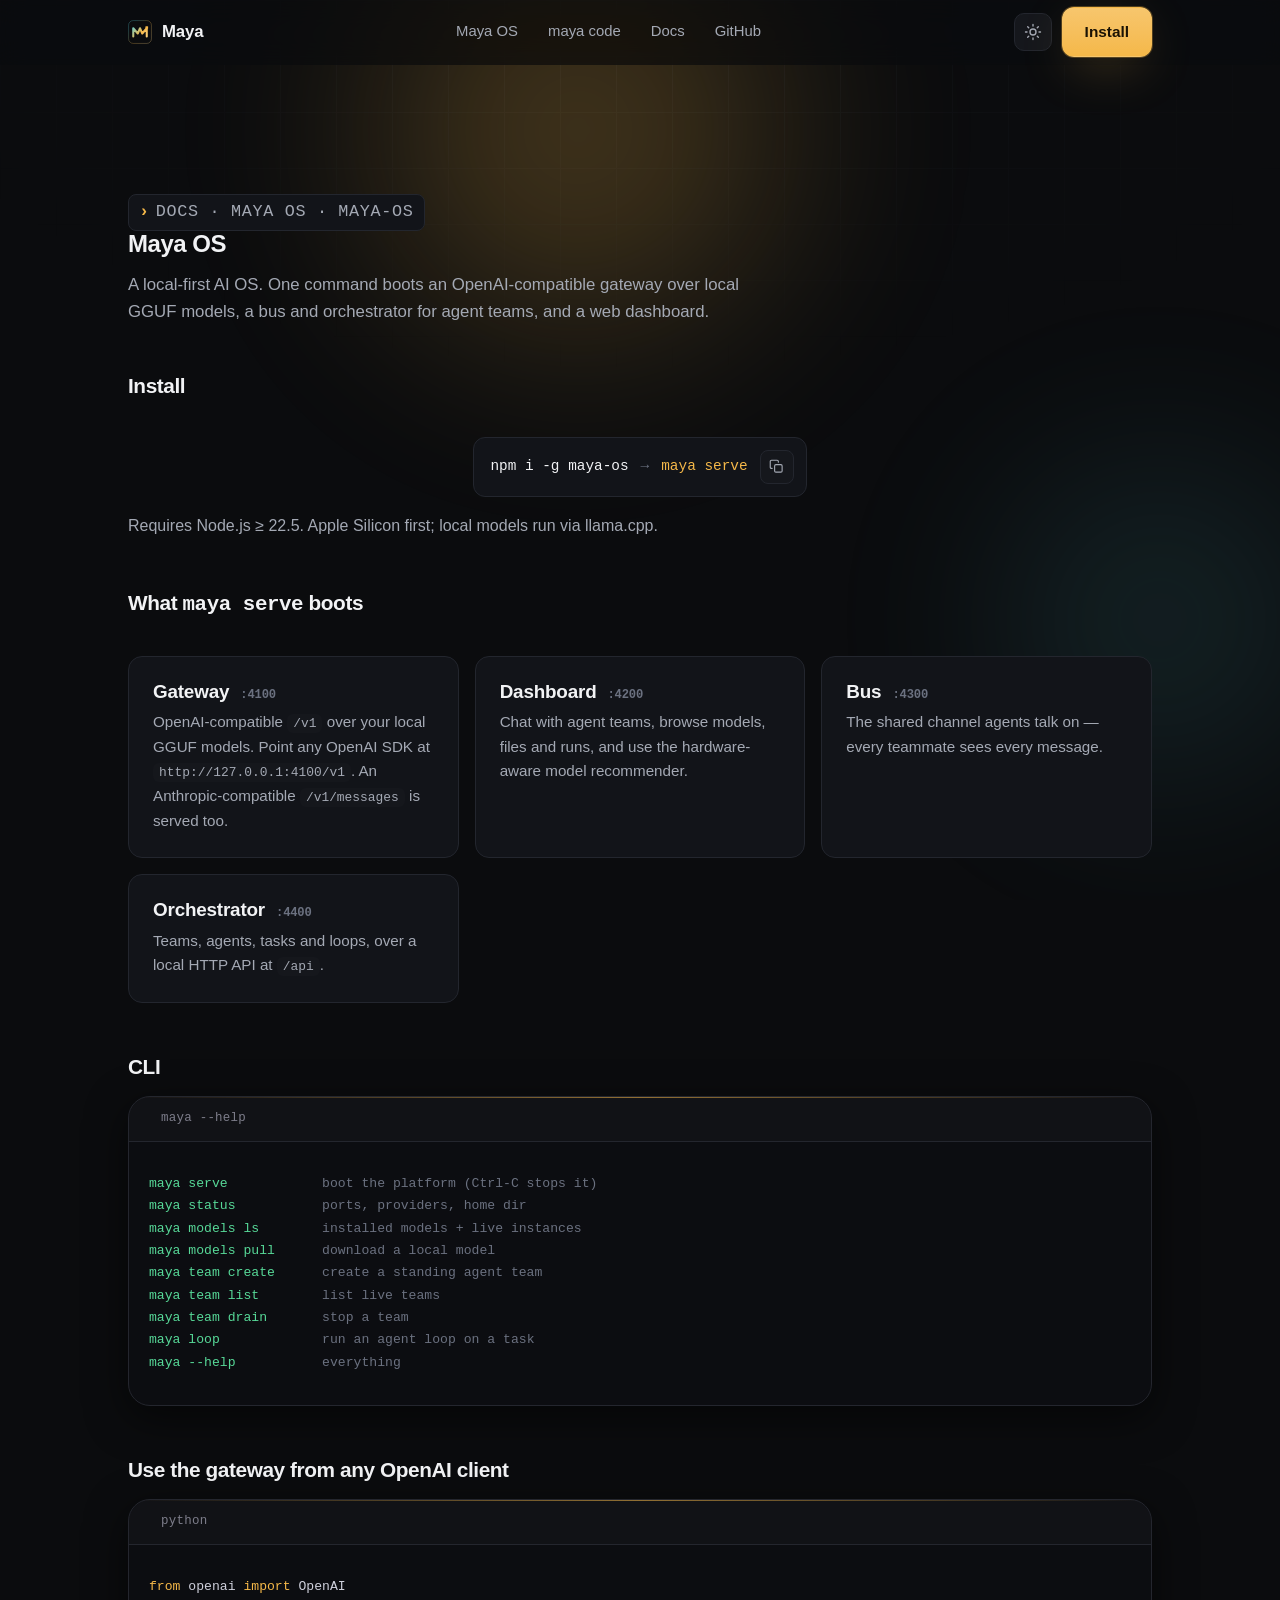
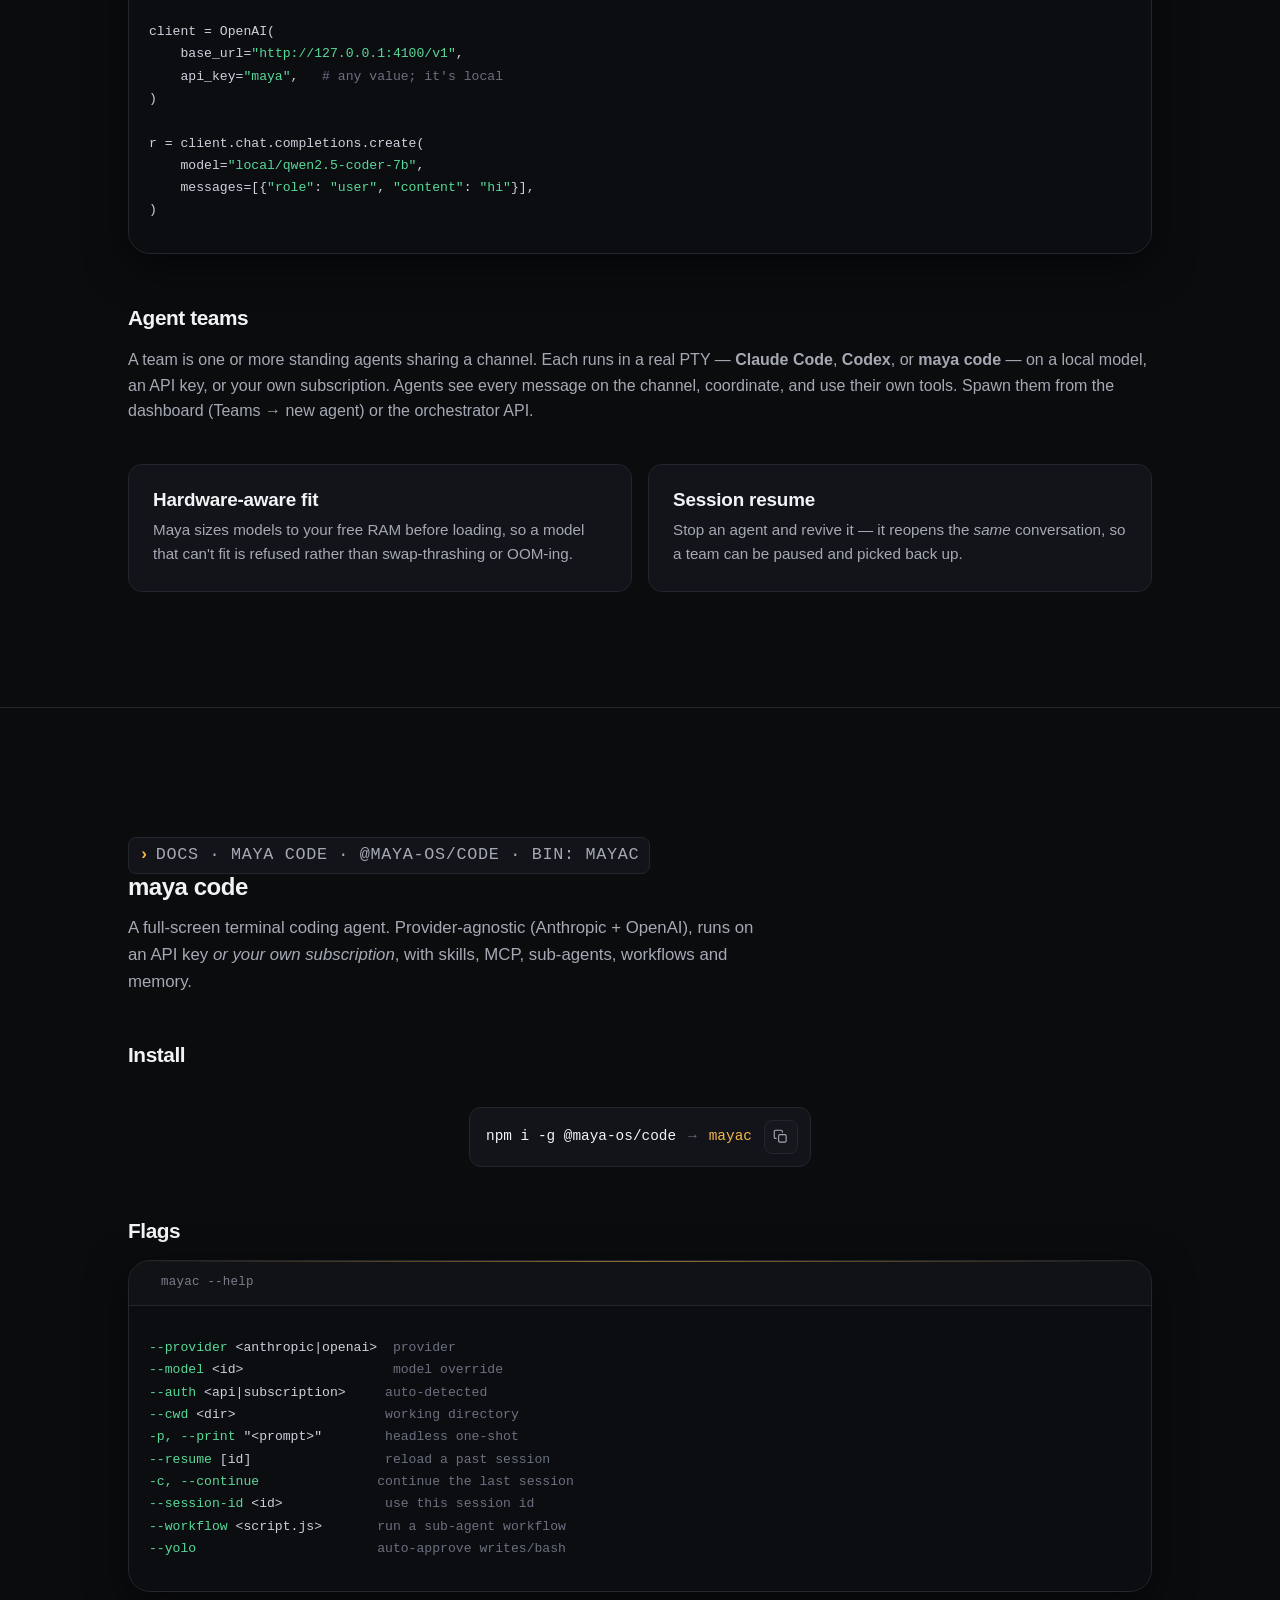
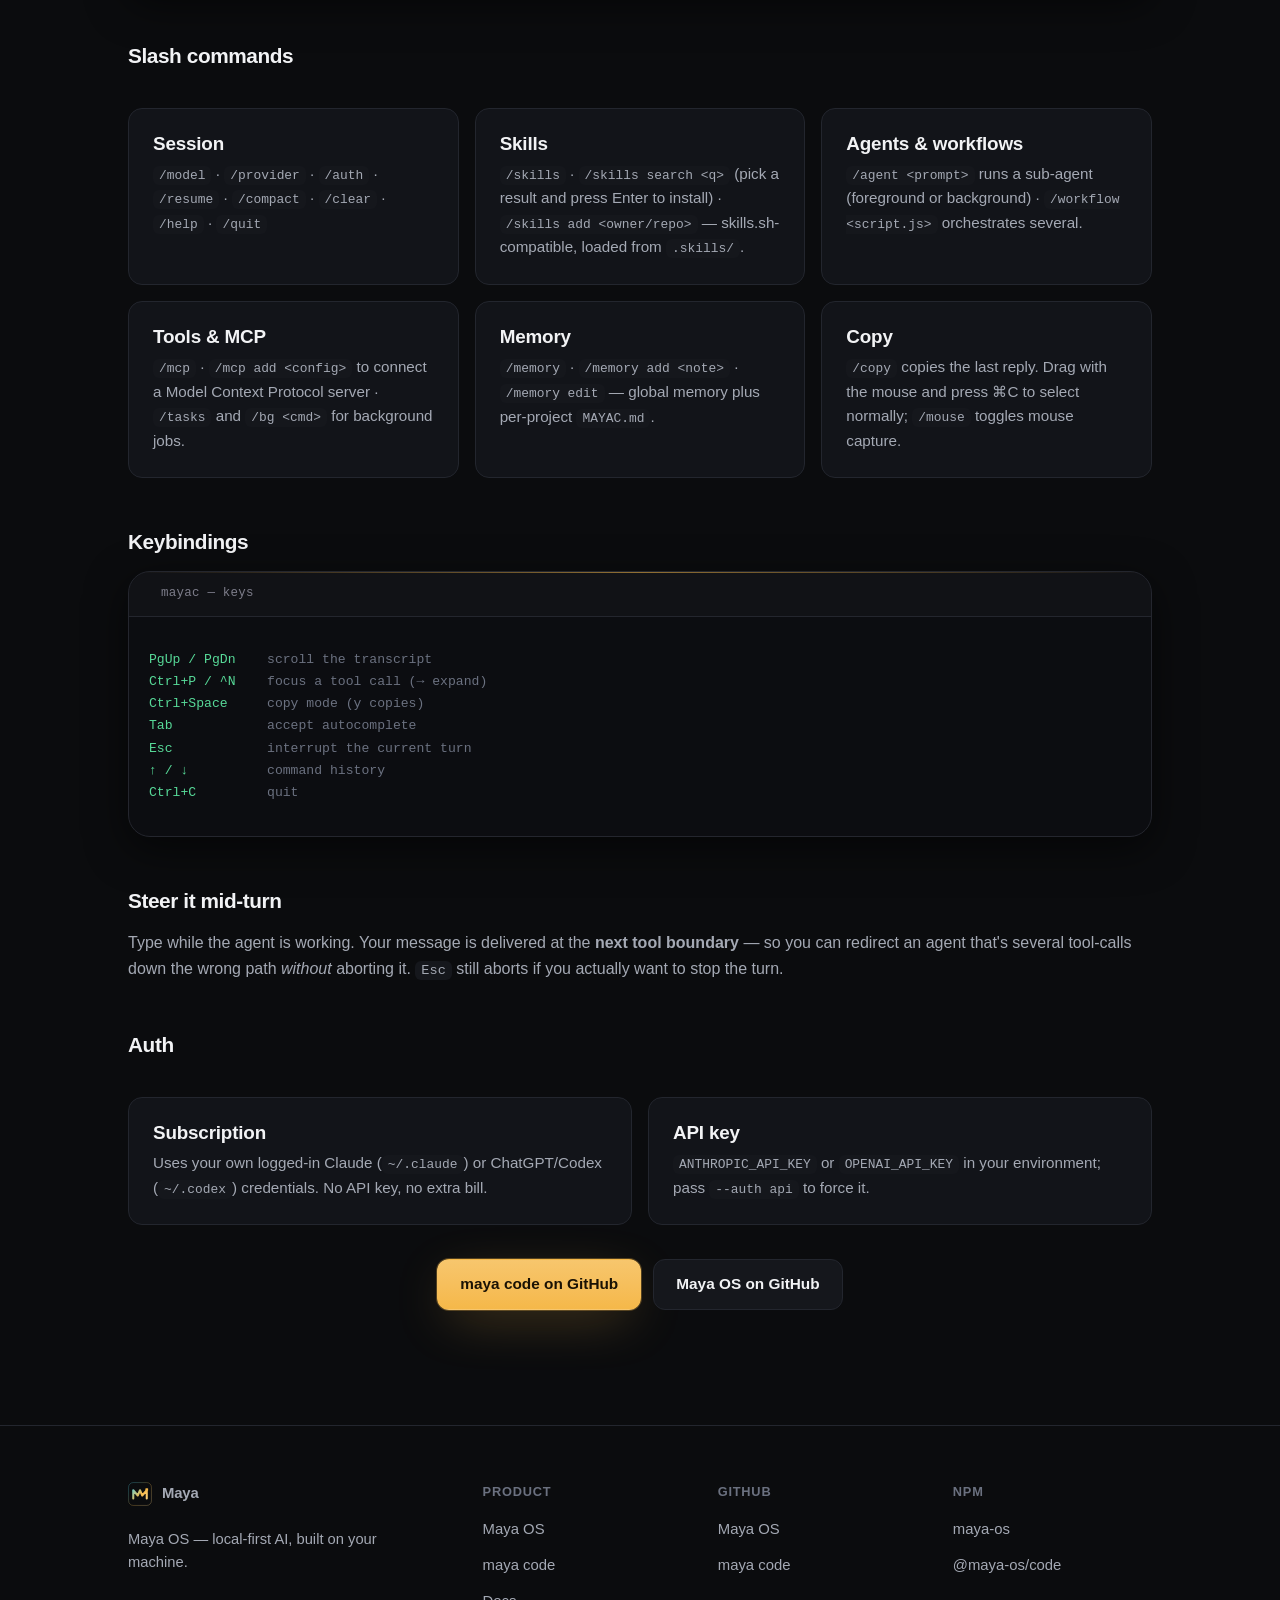
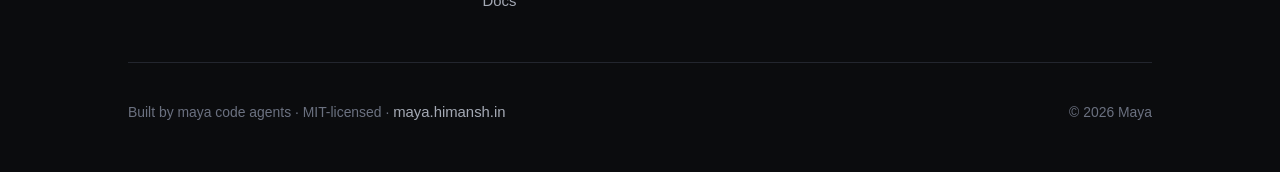
<file: docs.html>
<!doctype html>
<html lang="en">
<head>
<meta charset="utf-8" />
<meta name="viewport" content="width=device-width, initial-scale=1" />

<title>Docs — Maya OS &amp; maya code</title>
<meta name="description" content="Documentation for Maya OS (maya serve) and maya code (mayac): install, commands, flags, slash commands, keybindings, agent teams, skills, MCP and workflows." />
<meta name="theme-color" content="#0b0c0e" media="(prefers-color-scheme: dark)" />
<meta name="theme-color" content="#ffffff" media="(prefers-color-scheme: light)" />
<meta name="color-scheme" content="dark light" />

<link rel="canonical" href="https://maya.himansh.in/docs" />
<link rel="icon" href="/favicon.svg" type="image/svg+xml" />
<link rel="icon" href="/favicon-32.png" sizes="32x32" type="image/png" />
<link rel="apple-touch-icon" href="/apple-touch-icon.png" />
<link rel="manifest" href="/site.webmanifest" />

<meta property="og:type" content="article" />
<meta property="og:site_name" content="Maya OS" />
<meta property="og:title" content="Docs — Maya OS &amp; maya code" />
<meta property="og:description" content="Install, commands, flags, slash commands and keybindings for Maya OS and maya code." />
<meta property="og:url" content="https://maya.himansh.in/docs" />
<meta property="og:image" content="https://maya.himansh.in/og-image.png" />
<meta name="twitter:card" content="summary_large_image" />
<meta name="twitter:title" content="Docs — Maya OS &amp; maya code" />
<meta name="twitter:image" content="https://maya.himansh.in/og-image.png" />

<link rel="stylesheet" href="/styles.css" />
</head>
<body>
<a class="skip-link" href="#docs-os">Skip to content</a>

<div class="bg-fx" aria-hidden="true"><div class="grid-lines"></div></div>

<header class="nav">
  <div class="nav-inner container">
    <a class="brand" href="/" aria-label="Maya — home">
      <img src="/favicon.svg" alt="" width="24" height="24" />
      <span>Maya</span>
    </a>
    <nav class="nav-links nav-desktop-only" aria-label="Primary">
      <a href="/#maya-os">Maya OS</a>
      <a href="/#maya-code">maya code</a>
      <a href="/docs">Docs</a>
      <a href="https://github.com/iamthehimansh/Maya-os" rel="noopener">GitHub</a>
    </nav>
    <div class="nav-right">
      <button id="theme-toggle" class="icon-btn theme-toggle" type="button" aria-label="Switch to light theme">
        <svg width="18" height="18" viewBox="0 0 24 24" fill="none" stroke="currentColor" stroke-width="1.8" stroke-linecap="round" aria-hidden="true">
          <circle cx="12" cy="12" r="4" /><path d="M12 2v2M12 20v2M2 12h2M20 12h2M4.9 4.9l1.4 1.4M17.7 17.7l1.4 1.4M19.1 4.9l-1.4 1.4M6.3 17.7l-1.4 1.4" />
        </svg>
      </button>
      <a class="btn btn-primary nav-cta" href="/#get-started">Install</a>
    </div>
  </div>
</header>

<main>

  <!-- ── Maya OS docs ──────────────────────────────────────────────── -->
  <section class="product" id="docs-os">
    <div class="container wrap">
      <div class="section-head">
        <p class="eyebrow product-tag">Docs · Maya OS · maya-os</p>
        <h1>Maya OS</h1>
        <p class="lead">
          A local-first AI OS. One command boots an OpenAI-compatible gateway over local
          GGUF models, a bus and orchestrator for agent teams, and a web dashboard.
        </p>
      </div>

      <h2>Install</h2>
      <div class="installs">
        <div class="copy-cmd">
          <code>npm i -g maya-os</code>
          <span class="arrow" aria-hidden="true">→</span>
          <code class="run">maya serve</code>
          <button class="copy-btn" type="button" data-copy="npm i -g maya-os" aria-label="Copy install command">
            <svg viewBox="0 0 24 24" fill="none" stroke="currentColor" stroke-width="1.8" stroke-linecap="round" stroke-linejoin="round" aria-hidden="true"><rect x="9" y="9" width="12" height="12" rx="2"/><path d="M5 15H4a2 2 0 0 1-2-2V4a2 2 0 0 1 2-2h9a2 2 0 0 1 2 2v1"/></svg>
          </button>
        </div>
      </div>
      <p class="lead">Requires Node.js ≥ 22.5. Apple Silicon first; local models run via llama.cpp.</p>

      <h2>What <code>maya serve</code> boots</h2>
      <div class="feature-grid">
        <article class="card">
          <h3>Gateway <span class="meta">:4100</span></h3>
          <p>OpenAI-compatible <code>/v1</code> over your local GGUF models. Point any OpenAI SDK at <code>http://127.0.0.1:4100/v1</code>. An Anthropic-compatible <code>/v1/messages</code> is served too.</p>
        </article>
        <article class="card">
          <h3>Dashboard <span class="meta">:4200</span></h3>
          <p>Chat with agent teams, browse models, files and runs, and use the hardware-aware model recommender.</p>
        </article>
        <article class="card">
          <h3>Bus <span class="meta">:4300</span></h3>
          <p>The shared channel agents talk on — every teammate sees every message.</p>
        </article>
        <article class="card">
          <h3>Orchestrator <span class="meta">:4400</span></h3>
          <p>Teams, agents, tasks and loops, over a local HTTP API at <code>/api</code>.</p>
        </article>
      </div>

      <h2>CLI</h2>
      <figure class="terminal">
        <div class="terminal__bar term-bar">
          <span class="term-dots" aria-hidden="true"></span>
          <span class="term-title">maya --help</span>
        </div>
        <pre class="terminal__body term-body"><code><span class="t-green">maya serve</span>            <span class="t-dim">boot the platform (Ctrl-C stops it)</span>
<span class="t-green">maya status</span>           <span class="t-dim">ports, providers, home dir</span>
<span class="t-green">maya models ls</span>        <span class="t-dim">installed models + live instances</span>
<span class="t-green">maya models pull</span>      <span class="t-dim">download a local model</span>
<span class="t-green">maya team create</span>      <span class="t-dim">create a standing agent team</span>
<span class="t-green">maya team list</span>        <span class="t-dim">list live teams</span>
<span class="t-green">maya team drain</span>       <span class="t-dim">stop a team</span>
<span class="t-green">maya loop</span>             <span class="t-dim">run an agent loop on a task</span>
<span class="t-green">maya --help</span>           <span class="t-dim">everything</span></code></pre>
      </figure>

      <h2>Use the gateway from any OpenAI client</h2>
      <figure class="terminal">
        <div class="terminal__bar term-bar">
          <span class="term-dots" aria-hidden="true"></span>
          <span class="term-title">python</span>
        </div>
        <pre class="terminal__body term-body"><code><span class="t-violet">from</span> openai <span class="t-violet">import</span> OpenAI

client = OpenAI(
    base_url=<span class="t-green">"http://127.0.0.1:4100/v1"</span>,
    api_key=<span class="t-green">"maya"</span>,   <span class="t-dim"># any value; it's local</span>
)

r = client.chat.completions.create(
    model=<span class="t-green">"local/qwen2.5-coder-7b"</span>,
    messages=[{<span class="t-green">"role"</span>: <span class="t-green">"user"</span>, <span class="t-green">"content"</span>: <span class="t-green">"hi"</span>}],
)</code></pre>
      </figure>

      <h2>Agent teams</h2>
      <p class="lead">
        A team is one or more standing agents sharing a channel. Each runs in a real PTY —
        <strong>Claude Code</strong>, <strong>Codex</strong>, or <strong>maya code</strong> — on a local model, an API key, or your own
        subscription. Agents see every message on the channel, coordinate, and use their own tools.
        Spawn them from the dashboard (Teams → new agent) or the orchestrator API.
      </p>
      <div class="feature-grid">
        <article class="card">
          <h3>Hardware-aware fit</h3>
          <p>Maya sizes models to your free RAM before loading, so a model that can't fit is refused rather than swap-thrashing or OOM-ing.</p>
        </article>
        <article class="card">
          <h3>Session resume</h3>
          <p>Stop an agent and revive it — it reopens the <em>same</em> conversation, so a team can be paused and picked back up.</p>
        </article>
      </div>
    </div>
  </section>

  <!-- ── maya code docs ────────────────────────────────────────────── -->
  <section class="product" id="docs-code">
    <div class="container wrap">
      <div class="section-head">
        <p class="eyebrow product-tag">Docs · maya code · @maya-os/code · bin: mayac</p>
        <h1>maya code</h1>
        <p class="lead">
          A full-screen terminal coding agent. Provider-agnostic (Anthropic + OpenAI), runs
          on an API key <em>or your own subscription</em>, with skills, MCP, sub-agents,
          workflows and memory.
        </p>
      </div>

      <h2>Install</h2>
      <div class="installs">
        <div class="copy-cmd">
          <code>npm i -g @maya-os/code</code>
          <span class="arrow" aria-hidden="true">→</span>
          <code class="run">mayac</code>
          <button class="copy-btn" type="button" data-copy="npm i -g @maya-os/code" aria-label="Copy install command">
            <svg viewBox="0 0 24 24" fill="none" stroke="currentColor" stroke-width="1.8" stroke-linecap="round" stroke-linejoin="round" aria-hidden="true"><rect x="9" y="9" width="12" height="12" rx="2"/><path d="M5 15H4a2 2 0 0 1-2-2V4a2 2 0 0 1 2-2h9a2 2 0 0 1 2 2v1"/></svg>
          </button>
        </div>
      </div>

      <h2>Flags</h2>
      <figure class="terminal">
        <div class="terminal__bar term-bar">
          <span class="term-dots" aria-hidden="true"></span>
          <span class="term-title">mayac --help</span>
        </div>
        <pre class="terminal__body term-body"><code><span class="t-green">--provider</span> &lt;anthropic|openai&gt;  <span class="t-dim">provider</span>
<span class="t-green">--model</span> &lt;id&gt;                   <span class="t-dim">model override</span>
<span class="t-green">--auth</span> &lt;api|subscription&gt;     <span class="t-dim">auto-detected</span>
<span class="t-green">--cwd</span> &lt;dir&gt;                   <span class="t-dim">working directory</span>
<span class="t-green">-p, --print</span> "&lt;prompt&gt;"        <span class="t-dim">headless one-shot</span>
<span class="t-green">--resume</span> [id]                 <span class="t-dim">reload a past session</span>
<span class="t-green">-c, --continue</span>               <span class="t-dim">continue the last session</span>
<span class="t-green">--session-id</span> &lt;id&gt;             <span class="t-dim">use this session id</span>
<span class="t-green">--workflow</span> &lt;script.js&gt;       <span class="t-dim">run a sub-agent workflow</span>
<span class="t-green">--yolo</span>                       <span class="t-dim">auto-approve writes/bash</span></code></pre>
      </figure>

      <h2>Slash commands</h2>
      <div class="feature-grid">
        <article class="card">
          <h3>Session</h3>
          <p><code>/model</code> · <code>/provider</code> · <code>/auth</code> · <code>/resume</code> · <code>/compact</code> · <code>/clear</code> · <code>/help</code> · <code>/quit</code></p>
        </article>
        <article class="card">
          <h3>Skills</h3>
          <p><code>/skills</code> · <code>/skills search &lt;q&gt;</code> (pick a result and press Enter to install) · <code>/skills add &lt;owner/repo&gt;</code> — skills.sh-compatible, loaded from <code>.skills/</code>.</p>
        </article>
        <article class="card">
          <h3>Agents &amp; workflows</h3>
          <p><code>/agent &lt;prompt&gt;</code> runs a sub-agent (foreground or background) · <code>/workflow &lt;script.js&gt;</code> orchestrates several.</p>
        </article>
        <article class="card">
          <h3>Tools &amp; MCP</h3>
          <p><code>/mcp</code> · <code>/mcp add &lt;config&gt;</code> to connect a Model Context Protocol server · <code>/tasks</code> and <code>/bg &lt;cmd&gt;</code> for background jobs.</p>
        </article>
        <article class="card">
          <h3>Memory</h3>
          <p><code>/memory</code> · <code>/memory add &lt;note&gt;</code> · <code>/memory edit</code> — global memory plus per-project <code>MAYAC.md</code>.</p>
        </article>
        <article class="card">
          <h3>Copy</h3>
          <p><code>/copy</code> copies the last reply. Drag with the mouse and press ⌘C to select normally; <code>/mouse</code> toggles mouse capture.</p>
        </article>
      </div>

      <h2>Keybindings</h2>
      <figure class="terminal">
        <div class="terminal__bar term-bar">
          <span class="term-dots" aria-hidden="true"></span>
          <span class="term-title">mayac — keys</span>
        </div>
        <pre class="terminal__body term-body"><code><span class="t-green">PgUp / PgDn</span>    <span class="t-dim">scroll the transcript</span>
<span class="t-green">Ctrl+P / ^N</span>    <span class="t-dim">focus a tool call (→ expand)</span>
<span class="t-green">Ctrl+Space</span>     <span class="t-dim">copy mode (y copies)</span>
<span class="t-green">Tab</span>            <span class="t-dim">accept autocomplete</span>
<span class="t-green">Esc</span>            <span class="t-dim">interrupt the current turn</span>
<span class="t-green">↑ / ↓</span>          <span class="t-dim">command history</span>
<span class="t-green">Ctrl+C</span>         <span class="t-dim">quit</span></code></pre>
      </figure>

      <h2>Steer it mid-turn</h2>
      <p class="lead">
        Type while the agent is working. Your message is delivered at the <strong>next tool
        boundary</strong> — so you can redirect an agent that's several tool-calls down the wrong
        path <em>without</em> aborting it. <code>Esc</code> still aborts if you actually want to stop the turn.
      </p>

      <h2>Auth</h2>
      <div class="feature-grid">
        <article class="card">
          <h3>Subscription</h3>
          <p>Uses your own logged-in Claude (<code>~/.claude</code>) or ChatGPT/Codex (<code>~/.codex</code>) credentials. No API key, no extra bill.</p>
        </article>
        <article class="card">
          <h3>API key</h3>
          <p><code>ANTHROPIC_API_KEY</code> or <code>OPENAI_API_KEY</code> in your environment; pass <code>--auth api</code> to force it.</p>
        </article>
      </div>

      <div class="hero-cta">
        <a class="btn btn-primary" href="https://github.com/iamthehimansh/Mayac" rel="noopener">maya code on GitHub</a>
        <a class="btn btn-ghost" href="https://github.com/iamthehimansh/Maya-os" rel="noopener">Maya OS on GitHub</a>
      </div>
    </div>
  </section>

</main>

<footer class="footer">
  <div class="container wrap">
    <div class="footer-grid">
      <div class="footer-brand">
        <a class="brand" href="/" aria-label="Maya — home">
          <img src="/favicon.svg" alt="" width="24" height="24" />
          <span>Maya</span>
        </a>
        <p class="t-dim">Maya OS — local-first AI, built on your machine.</p>
      </div>
      <nav aria-label="Product">
        <h4>Product</h4>
        <ul>
          <li><a href="/#maya-os">Maya OS</a></li>
          <li><a href="/#maya-code">maya code</a></li>
          <li><a href="/docs">Docs</a></li>
        </ul>
      </nav>
      <nav aria-label="GitHub">
        <h4>GitHub</h4>
        <ul>
          <li><a href="https://github.com/iamthehimansh/Maya-os" rel="noopener">Maya OS</a></li>
          <li><a href="https://github.com/iamthehimansh/Mayac" rel="noopener">maya code</a></li>
        </ul>
      </nav>
      <nav aria-label="npm">
        <h4>npm</h4>
        <ul>
          <li><a href="https://www.npmjs.com/package/maya-os" rel="noopener">maya-os</a></li>
          <li><a href="https://www.npmjs.com/package/@maya-os/code" rel="noopener">@maya-os/code</a></li>
        </ul>
      </nav>
    </div>
    <div class="footer-bottom">
      <p>Built by maya code agents · MIT-licensed · <a href="https://maya.himansh.in">maya.himansh.in</a></p>
      <p class="t-dim">© <span id="year">2026</span> Maya</p>
    </div>
  </div>
</footer>

<div id="toast" class="toast" role="status" aria-live="polite"></div>

<script src="/main.js" defer></script>
</body>
</html>
</file>
<file: styles.css>
/* ==========================================================================
   Maya — landing page styles
   Static, dependency-free. Dark by default, light supported.
   ========================================================================== */

:root {
  /* palette (dark, default) — "your machine, your heat" */
  --bg:            #0b0c0e;
  --bg-elev:       #101216;
  --bg-elev-2:     #15171c;
  --surface:       #121419;
  --border:        #23262e;
  --border-strong: #343842;
  --text:          #f2f3f5;
  --text-dim:      #a4a9b4;
  --text-faint:    #6b7180;
  --accent:        #f5b849;   /* amber — local filament / warmth */
  --accent-2:      #5ad1e0;   /* cyan — cool secondary */
  --accent-ink:    #1a1204;   /* text on amber fills */
  --accent-soft:   rgba(245,184,73,0.12);
  --danger:        #ff6b6b;
  --warn:          #ffcc66;
  --ok:            #57d998;

  /* terminal */
  --term-bg:       #0c0d11;
  --term-border:   #24262e;

  --radius:   14px;
  --radius-sm: 9px;
  --radius-lg: 22px;

  --shadow-1: 0 1px 2px rgba(0,0,0,.4);
  --shadow-2: 0 12px 40px rgba(0,0,0,.55);
  --shadow-glow: 0 0 0 1px rgba(245,184,73,.28), 0 14px 54px -14px rgba(245,184,73,.42);

  --font-sans: "Inter", -apple-system, BlinkMacSystemFont, "Segoe UI", Roboto, Helvetica, Arial, sans-serif;
  --font-mono: "JetBrains Mono", ui-monospace, "SF Mono", SFMono-Regular, Menlo, Consolas, monospace;

  --maxw: 1120px;
  --gutter: clamp(20px, 5vw, 48px);
}

:root[data-theme="light"] {
  --bg:            #fcfbf8;
  --bg-elev:       #ffffff;
  --bg-elev-2:     #f5f3ee;
  --surface:       #ffffff;
  --border:        #e9e6dd;
  --border-strong: #d7d2c6;
  --text:          #161513;
  --text-dim:      #565248;
  --text-faint:    #8e897d;
  --accent:        #b47200;   /* deepened amber for AA contrast on light */
  --accent-2:      #0f8fa0;
  --accent-ink:    #ffffff;
  --accent-soft:   rgba(180,114,0,0.10);
  --term-bg:       #0c0d11;   /* keep terminal dark for realism */
  --term-border:   #24262e;
  --shadow-2: 0 12px 40px rgba(40,34,16,.10);
  --shadow-glow: 0 0 0 1px rgba(180,114,0,.22), 0 14px 54px -14px rgba(180,114,0,.28);
}

/* --------------------------------------------------------------- reset --- */
*, *::before, *::after { box-sizing: border-box; }
html { -webkit-text-size-adjust: 100%; scroll-behavior: smooth; }
@media (prefers-reduced-motion: reduce) {
  html { scroll-behavior: auto; }
  *, *::before, *::after { animation-duration: .001ms !important; transition-duration: .001ms !important; }
}
body {
  margin: 0;
  font-family: var(--font-sans);
  background: var(--bg);
  color: var(--text);
  line-height: 1.6;
  font-size: 16px;
  -webkit-font-smoothing: antialiased;
  text-rendering: optimizeLegibility;
  overflow-x: hidden;
}
img { max-width: 100%; display: block; }
a { color: inherit; text-decoration: none; }
button { font-family: inherit; cursor: pointer; }
:focus-visible {
  outline: 2px solid var(--accent);
  outline-offset: 3px;
  border-radius: 4px;
}
.skip-link {
  position: absolute; left: -999px; top: 0; z-index: 999;
  background: var(--accent); color: #fff; padding: 10px 16px; border-radius: 0 0 8px 0;
}
.skip-link:focus { left: 0; }

/* ------------------------------------------------------------ layout ---- */
.wrap { width: 100%; max-width: var(--maxw); margin-inline: auto; padding-inline: var(--gutter); }
section { padding-block: clamp(64px, 9vw, 120px); position: relative; }
.eyebrow {
  display: inline-flex; align-items: center; gap: 8px;
  font-family: var(--font-mono); font-size: 12.5px; letter-spacing: .04em;
  text-transform: uppercase; color: var(--accent);
  background: var(--accent-soft); border: 1px solid color-mix(in srgb, var(--accent) 30%, var(--border));
  padding: 5px 12px; border-radius: 100px; margin: 0 0 20px;
}
.eyebrow::before {
  content: "›"; color: var(--accent); font-weight: 700; margin-right: -2px;
}
h1, h2, h3 { line-height: 1.12; letter-spacing: -0.02em; margin: 0; font-weight: 700; }
h2 { font-size: clamp(1.7rem, 3.4vw, 2.6rem); }
h3 { font-size: 1.18rem; letter-spacing: -0.01em; }
.section-head { max-width: 640px; margin-bottom: 48px; }
.section-head p { color: var(--text-dim); font-size: 1.05rem; margin: 14px 0 0; }
.lead { color: var(--text-dim); }

/* background glow */
.bg-fx {
  position: fixed; inset: 0; z-index: -1; pointer-events: none; overflow: hidden;
}
.bg-fx::before, .bg-fx::after {
  content: ""; position: absolute; border-radius: 50%; filter: blur(90px); opacity: .5;
}
.bg-fx::before {
  width: 620px; height: 620px; top: -180px; left: 50%; transform: translateX(-60%);
  background: radial-gradient(circle at center, var(--accent) 0%, transparent 68%);
  opacity: .32;
}
.bg-fx::after {
  width: 480px; height: 480px; top: 380px; right: -120px;
  background: radial-gradient(circle at center, var(--accent-2) 0%, transparent 70%);
  opacity: .16;
}
.grid-lines {
  position: fixed; inset: 0; z-index: -1; pointer-events: none;
  background-image:
    linear-gradient(var(--border) 1px, transparent 1px),
    linear-gradient(90deg, var(--border) 1px, transparent 1px);
  background-size: 56px 56px;
  mask-image: radial-gradient(ellipse 80% 55% at 50% 0%, #000 0%, transparent 75%);
  -webkit-mask-image: radial-gradient(ellipse 80% 55% at 50% 0%, #000 0%, transparent 75%);
  opacity: .35;
}

/* ------------------------------------------------------------ nav ------- */
.nav {
  position: sticky; top: 0; z-index: 100;
  backdrop-filter: saturate(180%) blur(14px);
  -webkit-backdrop-filter: saturate(180%) blur(14px);
  background: color-mix(in srgb, var(--bg) 72%, transparent);
  border-bottom: 1px solid transparent;
  transition: border-color .2s ease, background .2s ease;
}
.nav.scrolled { border-bottom-color: var(--border); }
.nav-inner {
  display: flex; align-items: center; justify-content: space-between;
  height: 64px; gap: 20px;
}
.brand { display: inline-flex; align-items: center; gap: 10px; font-weight: 700; letter-spacing: -.01em; font-size: 1.05rem; }
.brand .logo { width: 28px; height: 28px; }
.nav-links { display: flex; align-items: center; gap: 6px; }
.nav-links a {
  color: var(--text-dim); font-size: .93rem; padding: 8px 12px; border-radius: 8px;
  transition: color .15s ease, background .15s ease;
}
.nav-links a:hover { color: var(--text); background: var(--bg-elev-2); }
.nav-right { display: flex; align-items: center; gap: 10px; }
.icon-btn {
  width: 38px; height: 38px; display: inline-grid; place-items: center;
  background: var(--bg-elev-2); border: 1px solid var(--border); border-radius: 10px;
  color: var(--text-dim); transition: color .15s ease, border-color .15s ease, transform .1s ease;
}
.icon-btn:hover { color: var(--text); border-color: var(--border-strong); }
.icon-btn:active { transform: scale(.94); }
.icon-btn svg { width: 18px; height: 18px; }
.theme-toggle .sun { display: none; }
:root[data-theme="light"] .theme-toggle .sun { display: block; }
:root[data-theme="light"] .theme-toggle .moon { display: none; }
.nav-desktop-only { display: flex; }
.nav-cta {
  display: inline-flex; align-items: center; gap: 8px;
  background: var(--text); color: var(--bg); font-weight: 600; font-size: .9rem;
  padding: 9px 16px; border-radius: 10px; transition: opacity .15s ease, transform .1s ease;
}
.nav-cta:hover { opacity: .88; }
.nav-cta:active { transform: scale(.97); }

/* ------------------------------------------------------------ buttons --- */
.btn {
  display: inline-flex; align-items: center; justify-content: center; gap: 9px;
  font-weight: 600; font-size: .96rem; padding: 12px 22px; border-radius: 12px;
  border: 1px solid transparent; transition: transform .1s ease, opacity .15s ease, border-color .15s ease, background .15s ease;
  white-space: nowrap;
}
.btn:active { transform: translateY(1px); }
.btn-primary {
  background: linear-gradient(180deg, color-mix(in srgb, var(--accent) 90%, #fff 22%), var(--accent));
  color: var(--accent-ink); box-shadow: var(--shadow-glow); font-weight: 700;
}
.btn-primary:hover { opacity: .93; }
:root[data-theme="light"] .btn-primary { color: #fff; }
.btn-ghost { background: var(--bg-elev-2); color: var(--text); border-color: var(--border); }
.btn-ghost:hover { border-color: var(--border-strong); }
.btn svg { width: 18px; height: 18px; }

/* ------------------------------------------------------------ hero ------ */
.hero { padding-top: clamp(56px, 8vw, 96px); text-align: center; }
.hero-badge {
  display: inline-flex; align-items: center; gap: 9px; font-size: .84rem;
  color: var(--text-dim); background: var(--surface); border: 1px solid var(--border);
  padding: 6px 14px 6px 8px; border-radius: 100px; margin-bottom: 28px;
}
.hero-badge .dot { width: 7px; height: 7px; border-radius: 50%; background: var(--ok); box-shadow: 0 0 0 4px color-mix(in srgb, var(--ok) 22%, transparent); }
.hero-badge b { color: var(--text); font-weight: 600; }
.hero h1 {
  font-size: clamp(2.4rem, 6.2vw, 4.6rem); font-weight: 800; letter-spacing: -0.035em;
  max-width: 15ch; margin-inline: auto;
}
.hero h1 .grad {
  background: linear-gradient(105deg, var(--accent-2) 0%, var(--accent) 55%, #ffd98a 100%);
  -webkit-background-clip: text; background-clip: text; color: transparent;
}
:root[data-theme="light"] .hero h1 .grad {
  background: linear-gradient(105deg, var(--accent-2) 0%, var(--accent) 60%, #916000 100%);
  -webkit-background-clip: text; background-clip: text; color: transparent;
}
.hero-sub {
  font-size: clamp(1.05rem, 2vw, 1.28rem); color: var(--text-dim);
  max-width: 62ch; margin: 22px auto 0; line-height: 1.55;
}
.hero-cta { display: flex; gap: 12px; justify-content: center; flex-wrap: wrap; margin-top: 34px; }

/* copy-command blocks */
.installs { display: flex; gap: 14px; justify-content: center; flex-wrap: wrap; margin-top: 40px; }
.cmd {
  display: flex; align-items: center; gap: 12px; text-align: left;
  background: var(--surface); border: 1px solid var(--border); border-radius: 12px;
  padding: 12px 12px 12px 16px; font-family: var(--font-mono); font-size: .9rem;
  min-width: 300px; transition: border-color .15s ease;
}
.cmd:hover { border-color: var(--border-strong); }
.cmd .prompt { color: var(--accent-2); user-select: none; }
.cmd code { color: var(--text); background: none; padding: 0; white-space: nowrap; }
.cmd .arrow { color: var(--text-faint); }
.cmd .run { color: var(--accent); }
.cmd .copy {
  margin-left: auto; flex: none; width: 34px; height: 34px; display: grid; place-items: center;
  background: var(--bg-elev-2); border: 1px solid var(--border); border-radius: 8px;
  color: var(--text-dim); transition: color .15s ease, border-color .15s ease, background .15s ease;
}
.cmd .copy:hover { color: var(--text); border-color: var(--border-strong); }
.cmd .copy svg { width: 15px; height: 15px; }
.cmd .copy.copied { color: var(--ok); border-color: color-mix(in srgb, var(--ok) 50%, var(--border)); }
.cmd .copy .check { display: none; }
.cmd .copy.copied .check { display: block; }
.cmd .copy.copied .clip { display: none; }

/* trust row */
.trust { display: flex; gap: 26px; justify-content: center; flex-wrap: wrap; margin-top: 44px; }
.badges { display: flex; gap: 8px; flex-wrap: wrap; justify-content: center; }
.badges img { height: 20px; }

/* ------------------------------------------------------- terminal ------- */
.showcase { display: grid; gap: 22px; }
.terminal {
  background: var(--term-bg); border: 1px solid var(--term-border); border-radius: var(--radius-lg);
  box-shadow: var(--shadow-2); overflow: hidden; font-family: var(--font-mono);
  position: relative;
}
.terminal::before {
  content: ""; position: absolute; top: 0; left: 0; right: 0; height: 1px; pointer-events: none;
  background: linear-gradient(90deg, transparent, color-mix(in srgb, var(--accent) 70%, transparent), transparent);
  opacity: .8;
}
.term-bar {
  display: flex; align-items: center; gap: 8px; padding: 12px 16px;
  border-bottom: 1px solid var(--term-border); background: rgba(255,255,255,.02);
}
.term-dots { display: flex; gap: 7px; }
.term-dots i { width: 12px; height: 12px; border-radius: 50%; display: block; }
.term-dots .r { background: #ff5f57; } .term-dots .y { background: #febc2e; } .term-dots .g { background: #28c840; }
.term-title { margin-left: 8px; color: #7d7d8a; font-size: .78rem; letter-spacing: .02em; }
.term-body {
  padding: 18px 20px; font-size: .82rem; line-height: 1.7; color: #cfcfe0;
  overflow-x: auto; white-space: pre; tab-size: 2;
}
.term-body .c-dim   { color: #6b7180; }
.term-body .c-green { color: #57d998; }
.term-body .c-cyan  { color: #5ad1e0; }
.term-body .c-violet{ color: #f5b849; }   /* remapped to amber — our highlight */
.term-body .c-yellow{ color: #ffcc66; }
.term-body .c-pink  { color: #ff9ec4; }
.term-body .c-white { color: #f2f3f5; }
.term-body .c-red   { color: #ff6b6b; }

/* live-typing caret (hero terminal signature) */
.term-body .caret {
  display: inline-block; width: 8px; height: 1.05em; vertical-align: text-bottom;
  background: var(--accent); margin-left: 1px; border-radius: 1px;
  animation: caret-blink 1.05s steps(1) infinite;
}
@keyframes caret-blink { 0%,50% { opacity: 1; } 50.01%,100% { opacity: 0; } }
@media (prefers-reduced-motion: reduce) { .term-body .caret { animation: none; opacity: 1; } }
.term-caption { color: var(--text-faint); font-size: .85rem; font-family: var(--font-mono); margin-top: -4px; }
.showcase-grid { display: grid; grid-template-columns: 1fr 1fr; gap: 22px; }
@media (max-width: 860px) { .showcase-grid { grid-template-columns: 1fr; } }

/* ------------------------------------------------------- features ------- */
.product { scroll-margin-top: 80px; }
.product + .product { border-top: 1px solid var(--border); }
.product-head { display: flex; align-items: center; gap: 14px; margin-bottom: 8px; }
.product-tag {
  font-family: var(--font-mono); font-size: .8rem; color: var(--accent-2);
  background: var(--surface); border: 1px solid var(--border); padding: 4px 10px; border-radius: 8px;
}
.feature-grid {
  display: grid; grid-template-columns: repeat(auto-fit, minmax(260px, 1fr)); gap: 16px; margin-top: 40px;
}
.card {
  background: var(--surface); border: 1px solid var(--border); border-radius: var(--radius);
  padding: 24px; transition: border-color .18s ease, transform .18s ease, background .18s ease;
}
.card:hover { border-color: var(--border-strong); transform: translateY(-3px); }
.card .ico {
  width: 42px; height: 42px; border-radius: 11px; display: grid; place-items: center; margin-bottom: 16px;
  background: var(--accent-soft); border: 1px solid var(--border); color: var(--accent);
}
.card .ico svg { width: 21px; height: 21px; }
.card h3 { margin-bottom: 8px; }
.card p { color: var(--text-dim); font-size: .95rem; margin: 0; }

/* ------------------------------------------------------- local-first --- */
.local { }
.local-grid { display: grid; grid-template-columns: 1.1fr 1fr; gap: 44px; align-items: center; }
@media (max-width: 860px) { .local-grid { grid-template-columns: 1fr; gap: 32px; } }
.local ul { list-style: none; padding: 0; margin: 26px 0 0; display: grid; gap: 14px; }
.local li { display: flex; gap: 13px; align-items: flex-start; color: var(--text-dim); }
.local li .tick {
  flex: none; width: 22px; height: 22px; border-radius: 6px; margin-top: 2px;
  display: grid; place-items: center; background: var(--accent-soft); color: var(--accent);
}
.local li .tick svg { width: 13px; height: 13px; }
.local li b { color: var(--text); font-weight: 600; }
.local-panel {
  background: var(--surface); border: 1px solid var(--border); border-radius: var(--radius-lg);
  padding: 28px; box-shadow: var(--shadow-1);
}
.recommender-row {
  display: flex; align-items: center; justify-content: space-between; gap: 12px;
  padding: 13px 0; border-bottom: 1px solid var(--border); font-size: .92rem;
}
.recommender-row:last-child { border-bottom: none; }
.recommender-row .model { font-family: var(--font-mono); color: var(--text); }
.recommender-row .meta { color: var(--text-faint); font-size: .8rem; }
.fit { font-family: var(--font-mono); font-size: .78rem; padding: 3px 9px; border-radius: 100px; white-space: nowrap; }
.fit.perfect { color: var(--ok); background: color-mix(in srgb, var(--ok) 15%, transparent); }
.fit.good    { color: var(--warn); background: color-mix(in srgb, var(--warn) 15%, transparent); }
.fit.tight   { color: var(--danger); background: color-mix(in srgb, var(--danger) 15%, transparent); }

/* ------------------------------------------------------- cta band ------- */
.cta-band { text-align: center; }
.cta-panel {
  background: linear-gradient(160deg, var(--bg-elev-2), var(--surface));
  border: 1px solid var(--border); border-radius: var(--radius-lg);
  padding: clamp(40px, 6vw, 72px); position: relative; overflow: hidden;
}
.cta-panel::before {
  content: ""; position: absolute; inset: 0; pointer-events: none;
  background: radial-gradient(ellipse 60% 90% at 50% -10%, var(--accent-soft), transparent 70%);
}
.cta-panel h2 { position: relative; }
.cta-panel p { position: relative; color: var(--text-dim); max-width: 52ch; margin: 16px auto 0; }
.cta-panel .hero-cta { margin-top: 30px; }

/* ------------------------------------------------------- footer --------- */
.footer { border-top: 1px solid var(--border); padding-block: 56px 40px; }
.footer-grid {
  display: grid; grid-template-columns: 1.6fr repeat(3, 1fr); gap: 36px;
}
@media (max-width: 720px) { .footer-grid { grid-template-columns: 1fr 1fr; gap: 28px; } }
.footer-brand p { color: var(--text-dim); font-size: .92rem; max-width: 34ch; margin: 14px 0 0; }
.footer h4 { font-size: .8rem; text-transform: uppercase; letter-spacing: .06em; color: var(--text-faint); margin: 0 0 14px; font-weight: 600; }
.footer ul { list-style: none; padding: 0; margin: 0; display: grid; gap: 10px; }
.footer a { color: var(--text-dim); font-size: .93rem; transition: color .15s ease; }
.footer a:hover { color: var(--text); }
.footer-bottom {
  display: flex; align-items: center; justify-content: space-between; gap: 16px; flex-wrap: wrap;
  margin-top: 48px; padding-top: 24px; border-top: 1px solid var(--border);
  color: var(--text-faint); font-size: .87rem;
}
.footer-social { display: flex; gap: 8px; }

/* ------------------------------------------------------- misc ----------- */
.reveal { opacity: 0; transform: translateY(16px); transition: opacity .6s ease, transform .6s ease; }
.reveal.in { opacity: 1; transform: none; }

/* toast */
.toast {
  position: fixed; bottom: 24px; left: 50%; transform: translateX(-50%) translateY(20px);
  background: var(--text); color: var(--bg); font-size: .88rem; font-weight: 600;
  padding: 10px 18px; border-radius: 100px; box-shadow: var(--shadow-2);
  opacity: 0; pointer-events: none; transition: opacity .2s ease, transform .2s ease; z-index: 200;
}
.toast.show { opacity: 1; transform: translateX(-50%) translateY(0); }

/* mobile nav */
@media (max-width: 720px) {
  .nav-links { display: none; }
  .cmd { min-width: 0; width: 100%; }
  .installs { flex-direction: column; }
}

/* ==========================================================================
   COMPAT ALIAS LAYER — accept @build's BEM naming as well as the scaffold's.
   Lets index.html use either .copy/.term-body/.wrap/.theme-toggle (scaffold)
   OR .copy-btn/.terminal__body/.container/#theme-toggle (BEM). Delete once
   the final index.html naming is confirmed.
   ========================================================================== */

/* layout container */
.container { width: 100%; max-width: var(--maxw); margin-inline: auto; padding-inline: var(--gutter); }

/* copy command block + button */
.copy-cmd {
  display: flex; align-items: center; gap: 12px; text-align: left;
  background: var(--surface); border: 1px solid var(--border); border-radius: 12px;
  padding: 12px 12px 12px 16px; font-family: var(--font-mono); font-size: .9rem;
  min-width: 300px; transition: border-color .15s ease;
}
.copy-cmd:hover { border-color: var(--border-strong); }
.copy-cmd .prompt { color: var(--accent-2); user-select: none; }
.copy-cmd code { color: var(--text); background: none; padding: 0; white-space: nowrap; }
.copy-cmd .arrow { color: var(--text-faint); }
.copy-cmd .run { color: var(--accent); }
.copy-btn {
  margin-left: auto; flex: none; width: 34px; height: 34px; display: grid; place-items: center;
  background: var(--bg-elev-2); border: 1px solid var(--border); border-radius: 8px;
  color: var(--text-dim); transition: color .15s ease, border-color .15s ease, background .15s ease;
}
.copy-btn:hover { color: var(--text); border-color: var(--border-strong); }
.copy-btn svg { width: 15px; height: 15px; }
.copy-btn.is-copied, .copy-btn.copied { color: var(--ok); border-color: color-mix(in srgb, var(--ok) 50%, var(--border)); }
.copy-btn .check, .copy-btn.is-copied .clip, .copy-btn.copied .clip { display: none; }
.copy-btn.is-copied .check, .copy-btn.copied .check { display: block; }

/* theme toggle by id */
#theme-toggle {
  width: 38px; height: 38px; display: inline-grid; place-items: center;
  background: var(--bg-elev-2); border: 1px solid var(--border); border-radius: 10px;
  color: var(--text-dim); transition: color .15s ease, border-color .15s ease, transform .1s ease;
}
#theme-toggle:hover { color: var(--text); border-color: var(--border-strong); }
#theme-toggle:active { transform: scale(.94); }
#theme-toggle svg { width: 18px; height: 18px; }
#theme-toggle .sun { display: none; }
:root[data-theme="light"] #theme-toggle .sun { display: block; }
:root[data-theme="light"] #theme-toggle .moon { display: none; }

/* terminal BEM */
.terminal__bar {
  display: flex; align-items: center; gap: 8px; padding: 12px 16px;
  border-bottom: 1px solid var(--term-border); background: rgba(255,255,255,.02);
}
.terminal__body {
  padding: 18px 20px; font-size: .82rem; line-height: 1.7; color: #cfd0dc;
  overflow-x: auto; white-space: pre; tab-size: 2; font-family: var(--font-mono);
}
.terminal__body .caret {
  display: inline-block; width: 8px; height: 1.05em; vertical-align: text-bottom;
  background: var(--accent); margin-left: 1px; border-radius: 1px;
  animation: caret-blink 1.05s steps(1) infinite;
}
@media (prefers-reduced-motion: reduce) { .terminal__body .caret { animation: none; opacity: 1; } }

/* terminal color spans — BEM .t-* names mapped to same palette as .c-* */
.t-dim   { color: #6b7180; }
.t-green { color: #57d998; }
.t-cyan  { color: #5ad1e0; }
.t-violet, .t-amber { color: #f5b849; }   /* amber highlight */
.t-yellow { color: #ffcc66; }
.t-pink  { color: #ff9ec4; }
.t-white { color: #f2f3f5; }
.t-red   { color: #ff6b6b; }

/* ------------------------------------------------- page fixes / docs --- */
/* .copy-cmd has min-width:300px — keep it from overflowing narrow screens. */
.copy-cmd { max-width: 100%; flex-wrap: wrap; }
.copy-cmd code { overflow-x: auto; max-width: 100%; }
@media (max-width: 520px) { .copy-cmd { min-width: 0; } }

/* Docs page rhythm (standalone h1/h2 inside .product). */
.product h1 { margin-bottom: 12px; }
.product h2 { margin: 52px 0 18px; font-size: 1.3rem; }
.product > .container > h2:first-of-type { margin-top: 36px; }
.card h3 .meta { font-family: var(--font-mono); font-size: .76rem; color: var(--text-faint); margin-left: 6px; }
.card p code, .lead code, .term-caption code {
  font-family: var(--font-mono); font-size: .85em;
  background: var(--bg-elev-2); padding: 2px 6px; border-radius: 6px;
}
figure.terminal { margin: 0 0 24px; }

/* Slimmer terminal scrollbar when a line does overflow. */
.term-body { scrollbar-width: thin; }
.term-body::-webkit-scrollbar { height: 6px; }
.term-body::-webkit-scrollbar-thumb { background: var(--border); border-radius: 6px; }
.term-body::-webkit-scrollbar-track { background: transparent; }
</file>
